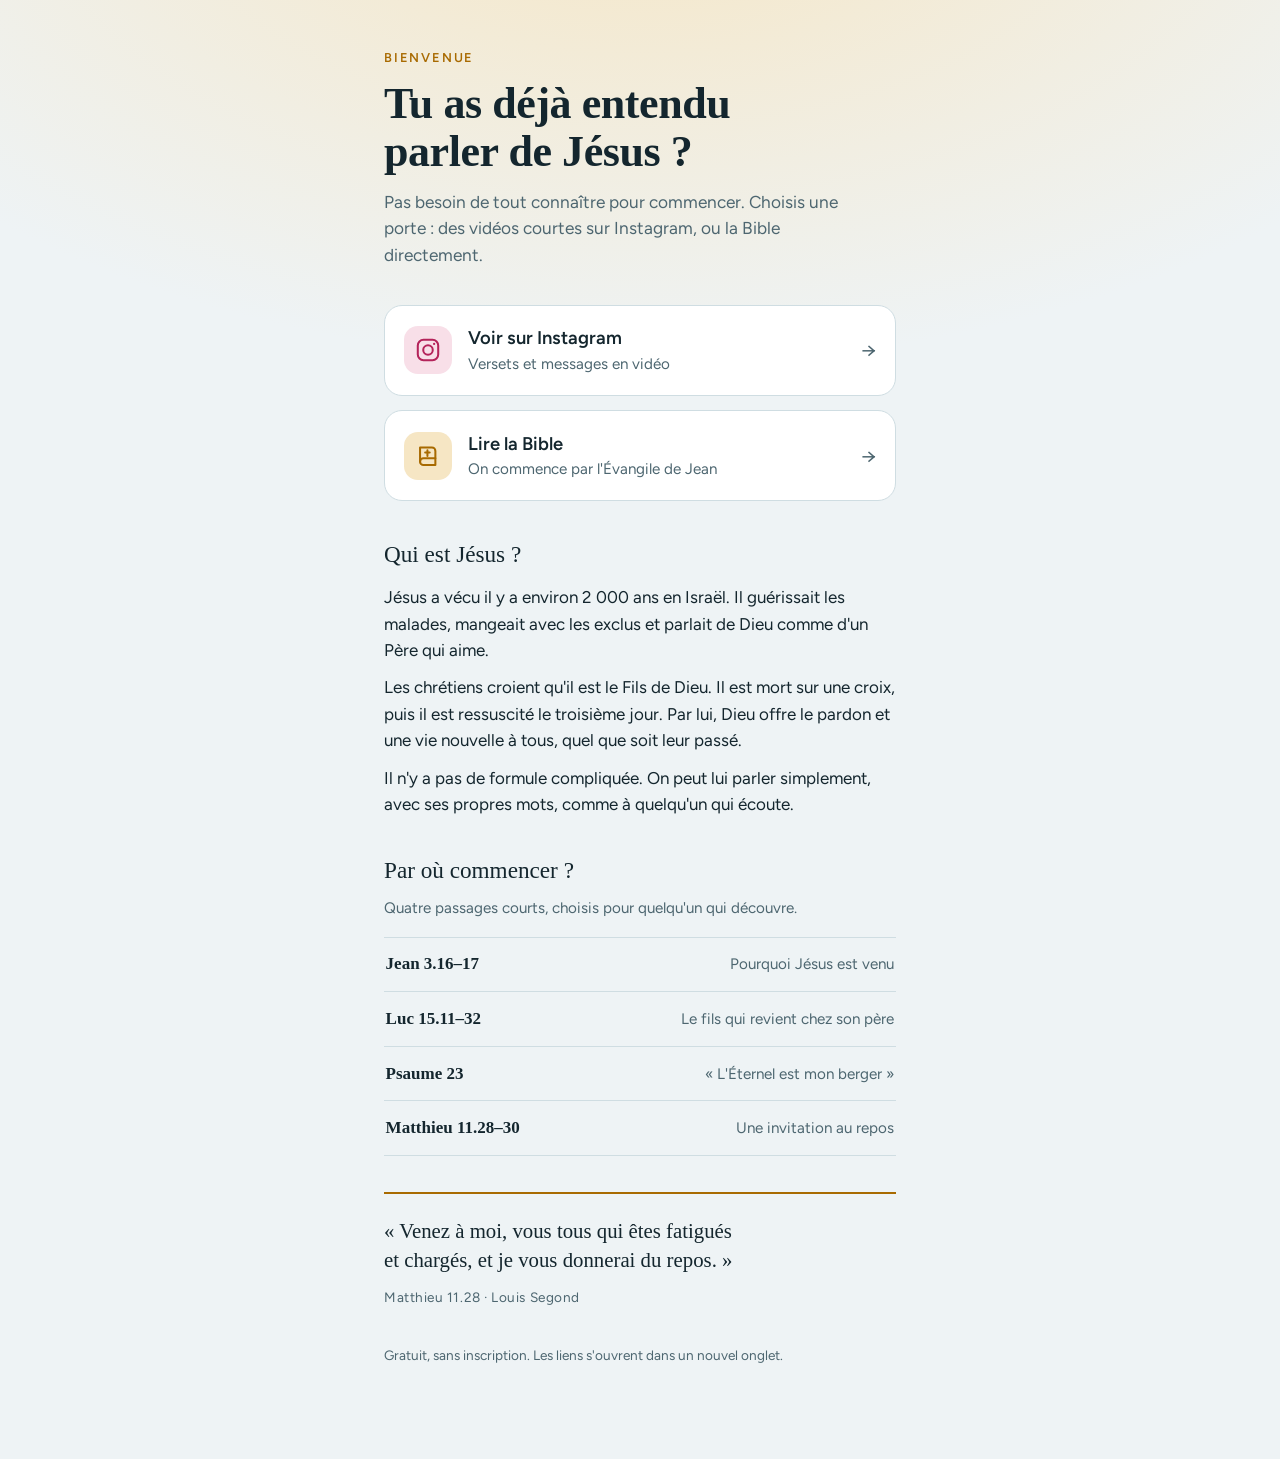
<file: index.html>
<!doctype html>
<html lang="fr"><head><meta charset="utf-8"><title>Découvrir Jésus</title>
<meta http-equiv="refresh" content="0; url=decouvrir-jesus/">
</head><body><a href="decouvrir-jesus/">Découvrir Jésus</a></body></html>
</file>
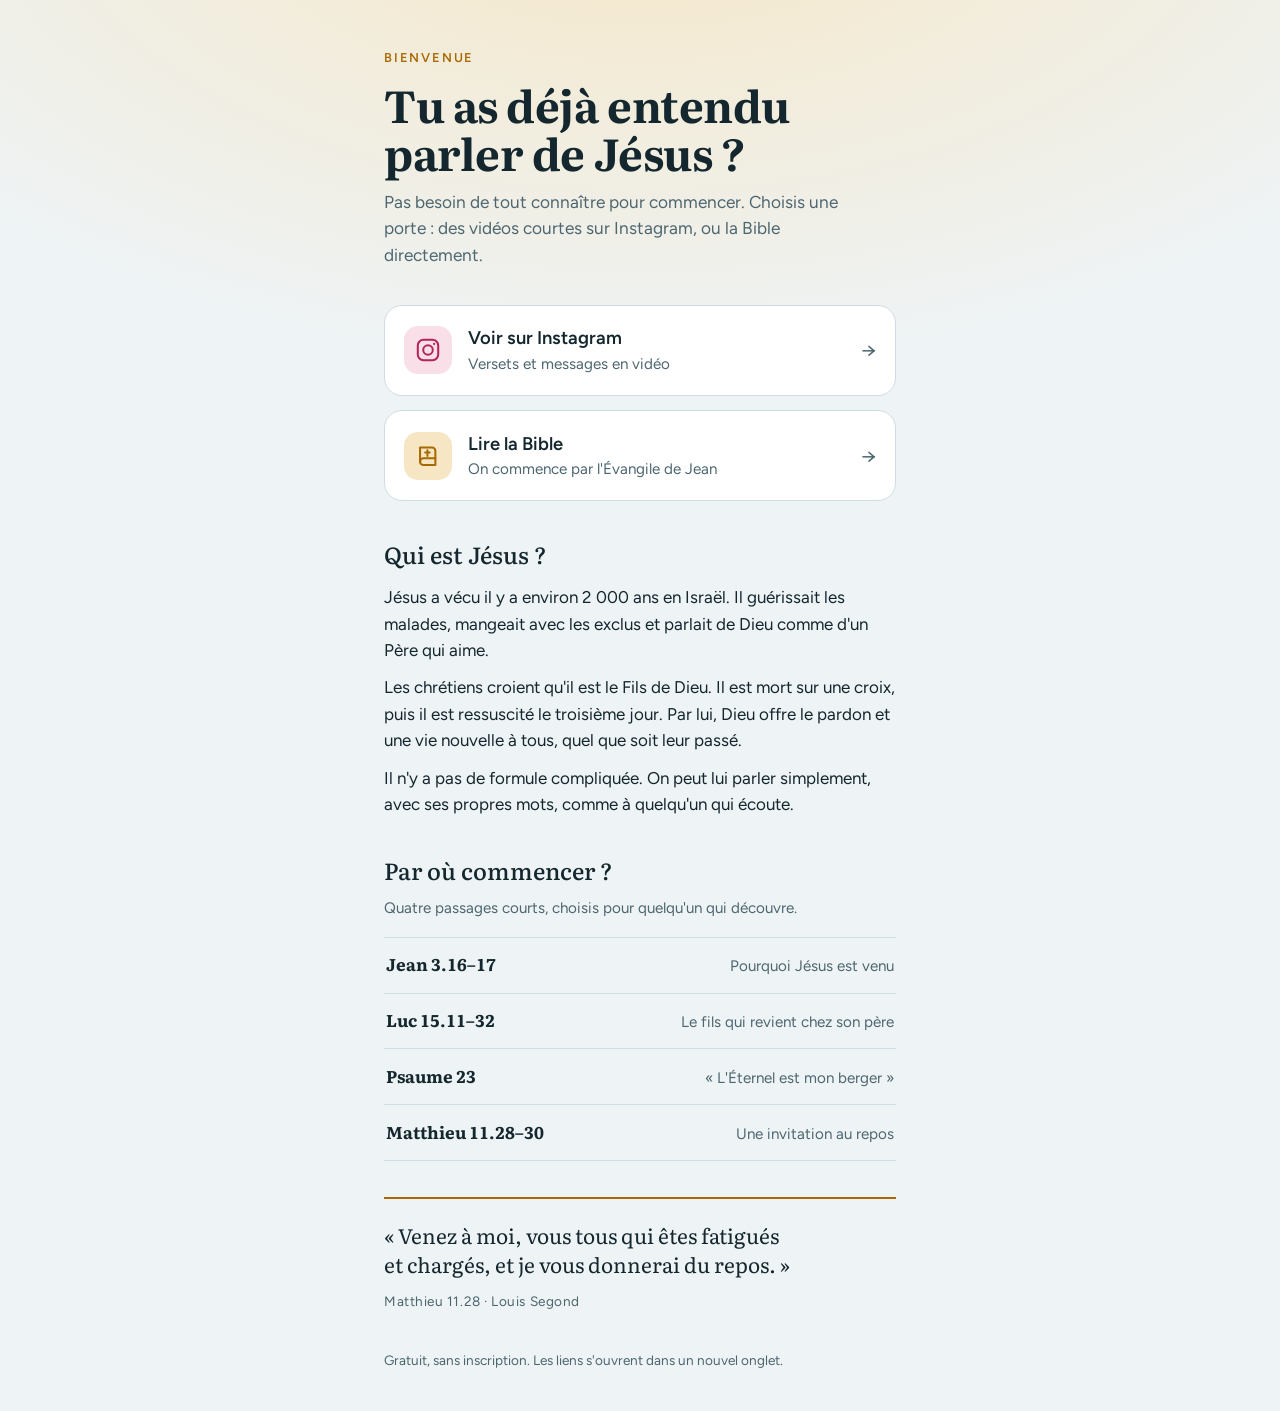
<file: decouvrir-jesus/index.html>
<!doctype html>
<html lang="fr">
<head>
<meta charset="utf-8">
<meta name="viewport" content="width=device-width, initial-scale=1, viewport-fit=cover">
<title>Découvrir Jésus</title>
<meta name="description" content="Découvrir Jésus : des vidéos sur Instagram ou la Bible, en un clic.">
<meta name="theme-color" content="#0e1a1f">
<link rel="manifest" href="manifest.json">
<link rel="icon" href="icon.svg" type="image/svg+xml">
<link rel="apple-touch-icon" href="icon.svg">
<meta name="apple-mobile-web-app-capable" content="yes">
<meta name="apple-mobile-web-app-title" content="Découvrir Jésus">
<style>:root{padding-top:env(safe-area-inset-top,0px);padding-bottom:env(safe-area-inset-bottom,0px)} body{margin:0} img{max-width:100%} [hidden]{display:none!important}</style>
<link rel="preconnect" href="https://fonts.googleapis.com">
<link rel="preconnect" href="https://fonts.gstatic.com" crossorigin>
<link rel="stylesheet" href="https://fonts.googleapis.com/css2?family=Literata:opsz,wght@7..72,500;7..72,700&family=Figtree:wght@400;500;600&display=swap">
<style>
  /* Layout: une colonne étroite, deux grandes « portes » à toucher du pouce, puis des lectures courtes. */
  :root {
    --bg: #eef3f5;          /* ciel du matin */
    --surface: #ffffff;
    --ink: #14262e;
    --muted: #4d6670;
    --line: #cfdde2;
    --gold: #a86a00;        /* lumière de l'aube */
    --gold-soft: #f6e6c4;
    --insta: #b4235a;
    --insta-soft: #f8dfe8;
    --font-display: "Literata", Georgia, "Times New Roman", serif;
    --font-body: "Figtree", system-ui, -apple-system, "Segoe UI", sans-serif;
  }
  @media (prefers-color-scheme: dark) {
    :root:not([data-theme="light"]) {
      --bg: #0e1a1f; --surface: #15262d; --ink: #e9f1f3; --muted: #9db3bb; --line: #27404a;
      --gold: #f0b54a; --gold-soft: #3a2f17; --insta: #ff7aa8; --insta-soft: #3d1f2b;
      color-scheme: dark;
    }
  }
  :root[data-theme="dark"] {
    --bg: #0e1a1f; --surface: #15262d; --ink: #e9f1f3; --muted: #9db3bb; --line: #27404a;
    --gold: #f0b54a; --gold-soft: #3a2f17; --insta: #ff7aa8; --insta-soft: #3d1f2b;
    color-scheme: dark;
  }
  * { box-sizing: border-box; }
  body {
    background: var(--bg); color: var(--ink);
    font-family: var(--font-body); font-size: 17px; line-height: 1.55;
    background-image: radial-gradient(120% 60% at 50% -10%, var(--gold-soft), transparent 60%);
    background-repeat: no-repeat;
    min-height: 100%;
  }
  .wrap {
    max-width: 34rem; margin: 0 auto;
    padding-left: max(16px, env(safe-area-inset-left, 0px));
    padding-right: max(16px, env(safe-area-inset-right, 0px));
    padding-block: 3rem 2.5rem;
    display: flex; flex-direction: column; gap: 2.25rem;
  }
  .hero { display: flex; flex-direction: column; gap: .75rem; }
  .eyebrow {
    margin: 0; font-size: .8rem; font-weight: 600; letter-spacing: .14em; text-transform: uppercase; color: var(--gold);
  }
  h1 {
    margin: 0; font-family: var(--font-display); font-weight: 700;
    font-size: clamp(2rem, 7vw, 2.75rem); line-height: 1.1; letter-spacing: -.01em; text-wrap: balance;
  }
  .lead { margin: 0; color: var(--muted); font-size: 1.08rem; max-width: 30rem; }

  .doors { display: flex; flex-direction: column; gap: .9rem; }
  .door {
    display: flex; align-items: center; gap: 1rem;
    padding: 1.15rem 1.2rem; border-radius: 18px;
    background: var(--surface); color: var(--ink); text-decoration: none;
    border: 1.5px solid var(--line);
    transition: transform .15s ease, border-color .15s ease, box-shadow .15s ease;
  }
  .door svg {
    flex: none; width: 3rem; height: 3rem; padding: .65rem; border-radius: 14px;
    fill: none; stroke: currentColor; stroke-width: 1.8; stroke-linecap: round; stroke-linejoin: round;
  }
  .door svg .dot { fill: currentColor; stroke: none; }
  .door-insta svg { color: var(--insta); background: var(--insta-soft); }
  .door-bible svg { color: var(--gold); background: var(--gold-soft); }
  .door-text { display: flex; flex-direction: column; min-width: 0; flex: 1; }
  .door-title { font-weight: 600; font-size: 1.15rem; }
  .door-sub { color: var(--muted); font-size: .95rem; }
  .arrow { font-size: 1.3rem; color: var(--muted); transition: transform .15s ease; }
  .door:hover, .door:focus-visible { transform: translateY(-2px); box-shadow: 0 10px 24px -14px rgba(20, 38, 46, .45); }
  .door-insta:hover, .door-insta:focus-visible { border-color: var(--insta); }
  .door-bible:hover, .door-bible:focus-visible { border-color: var(--gold); }
  .door:hover .arrow, .door:focus-visible .arrow { transform: translateX(3px); }
  a:focus-visible { outline: 3px solid var(--gold); outline-offset: 3px; }

  .start { display: flex; flex-direction: column; gap: .5rem; }
  h2 { margin: 0; font-family: var(--font-display); font-weight: 500; font-size: 1.45rem; text-wrap: balance; }
  .hint { margin: 0; color: var(--muted); font-size: .95rem; }
  .readings { list-style: none; margin: .5rem 0 0; padding: 0; border-top: 1px solid var(--line); }
  .readings li { border-bottom: 1px solid var(--line); }
  .readings a {
    display: flex; flex-wrap: wrap; justify-content: space-between; align-items: baseline; gap: .25rem 1rem;
    padding: .85rem .1rem; color: var(--ink); text-decoration: none;
  }
  .readings a:hover .ref { color: var(--gold); }
  .ref { font-family: var(--font-display); font-weight: 700; font-variant-numeric: tabular-nums; transition: color .15s ease; }
  .what { color: var(--muted); font-size: .95rem; }

  .who { display: flex; flex-direction: column; gap: .7rem; }
  .who p { margin: 0; max-width: 65ch; }
  .church {
    display: flex; flex-direction: column; gap: .4rem;
    padding: 1.2rem; border-radius: 18px; background: var(--surface); border: 1.5px solid var(--line);
  }
  .church p { margin: 0; }
  .church-name { font-weight: 600; font-size: 1.1rem; }
  .church-info { color: var(--muted); }
  .church-link { color: var(--gold); font-weight: 600; text-decoration: none; align-self: flex-start; }
  .church-link:hover { text-decoration: underline; }
  .verse { margin: 0; padding: 1.4rem 0 0; border-top: 2px solid var(--gold); }
  .verse p { margin: 0 0 .5rem; font-family: var(--font-display); font-size: 1.3rem; line-height: 1.4; text-wrap: balance; }
  .verse cite { font-style: normal; font-size: .85rem; letter-spacing: .04em; color: var(--muted); }

  .foot { color: var(--muted); font-size: .85rem; }

  @media (prefers-reduced-motion: reduce) {
    .door, .arrow, .ref { transition: none; }
    .door:hover, .door:focus-visible { transform: none; }
  }
</style>
</head>
<body>
<main class="wrap">
  <header class="hero">
    <p class="eyebrow">Bienvenue</p>
    <h1>Tu as déjà entendu parler de Jésus&nbsp;?</h1>
    <p class="lead">Pas besoin de tout connaître pour commencer. Choisis une porte&nbsp;: des vidéos courtes sur Instagram, ou la Bible directement.</p>
  </header>

  <nav class="doors" aria-label="Choisir où aller">
    <a class="door door-insta" id="lien-instagram" href="https://www.instagram.com/loubryjoy/" target="_blank" rel="noopener">
      <svg viewBox="0 0 24 24" aria-hidden="true"><rect x="3" y="3" width="18" height="18" rx="5"/><circle cx="12" cy="12" r="4.2"/><circle cx="17.4" cy="6.6" r="1" class="dot"/></svg>
      <span class="door-text">
        <span class="door-title">Voir sur Instagram</span>
        <span class="door-sub">Versets et messages en vidéo</span>
      </span>
      <span class="arrow" aria-hidden="true">→</span>
    </a>
    <a class="door door-bible" id="lien-bible" href="https://www.biblegateway.com/passage/?search=Jean+1&amp;version=LSG" target="_blank" rel="noopener">
      <svg viewBox="0 0 24 24" aria-hidden="true"><path d="M5 4.5h10.5a3 3 0 0 1 3 3V20H8a3 3 0 0 1-3-3z"/><path d="M5 17a3 3 0 0 1 3-3h10.5"/><path d="M11.5 7v5M9.5 9h4"/></svg>
      <span class="door-text">
        <span class="door-title">Lire la Bible</span>
        <span class="door-sub">On commence par l'Évangile de Jean</span>
      </span>
      <span class="arrow" aria-hidden="true">→</span>
    </a>
  </nav>

  <section class="who" aria-labelledby="titre-qui">
    <h2 id="titre-qui">Qui est Jésus&nbsp;?</h2>
    <p>Jésus a vécu il y a environ 2&nbsp;000 ans en Israël. Il guérissait les malades, mangeait avec les exclus et parlait de Dieu comme d'un Père qui aime.</p>
    <p>Les chrétiens croient qu'il est le Fils de Dieu. Il est mort sur une croix, puis il est ressuscité le troisième jour. Par lui, Dieu offre le pardon et une vie nouvelle à tous, quel que soit leur passé.</p>
    <p>Il n'y a pas de formule compliquée. On peut lui parler simplement, avec ses propres mots, comme à quelqu'un qui écoute.</p>
  </section>

  <section class="start" aria-labelledby="titre-debut">
    <h2 id="titre-debut">Par où commencer&nbsp;?</h2>
    <p class="hint">Quatre passages courts, choisis pour quelqu'un qui découvre.</p>
    <ul class="readings">
      <li><a href="https://www.biblegateway.com/passage/?search=Jean+3%3A16-17&amp;version=LSG" target="_blank" rel="noopener"><span class="ref">Jean 3.16–17</span><span class="what">Pourquoi Jésus est venu</span></a></li>
      <li><a href="https://www.biblegateway.com/passage/?search=Luc+15%3A11-32&amp;version=LSG" target="_blank" rel="noopener"><span class="ref">Luc 15.11–32</span><span class="what">Le fils qui revient chez son père</span></a></li>
      <li><a href="https://www.biblegateway.com/passage/?search=Psaume+23&amp;version=LSG" target="_blank" rel="noopener"><span class="ref">Psaume 23</span><span class="what">« L'Éternel est mon berger »</span></a></li>
      <li><a href="https://www.biblegateway.com/passage/?search=Matthieu+11%3A28-30&amp;version=LSG" target="_blank" rel="noopener"><span class="ref">Matthieu 11.28–30</span><span class="what">Une invitation au repos</span></a></li>
    </ul>
  </section>

  <section class="church" id="eglise" aria-labelledby="titre-eglise" hidden>
    <h2 id="titre-eglise">Rencontrer des chrétiens près de chez toi</h2>
    <p class="church-name" id="eglise-nom"></p>
    <p class="church-info" id="eglise-infos"></p>
    <a class="church-link" id="eglise-lien" href="#" target="_blank" rel="noopener" hidden>Voir l'église →</a>
  </section>

  <blockquote class="verse">
    <p>« Venez à moi, vous tous qui êtes fatigués et chargés, et je vous donnerai du repos. »</p>
    <cite>Matthieu 11.28 · Louis Segond</cite>
  </blockquote>

  <footer class="foot">Gratuit, sans inscription. Les liens s'ouvrent dans un nouvel onglet.</footer>
</main>

<script>
  // ===== À PERSONNALISER =====
  // Remplace par l'adresse de ton compte Instagram, par ex. "https://www.instagram.com/tonpseudo/"
  const LIEN_INSTAGRAM = "https://www.instagram.com/loubryjoy/";
  // Lien du bouton « Lire la Bible »
  const LIEN_BIBLE = "https://www.biblegateway.com/passage/?search=Jean+1&version=LSG";
  // Église locale (laisse "nom" vide pour cacher cette partie)
  const EGLISE = {
    nom: "",      // ex. "Église évangélique de ..."
    infos: "",    // ex. "12 rue ..., 75000 Paris · Culte le dimanche à 10h30"
    lien: ""      // ex. site web ou page Google Maps
  };
  // ===========================
  document.getElementById("lien-instagram").href = LIEN_INSTAGRAM;
  document.getElementById("lien-bible").href = LIEN_BIBLE;
  if (EGLISE.nom) {
    document.getElementById("eglise-nom").textContent = EGLISE.nom;
    document.getElementById("eglise-infos").textContent = EGLISE.infos;
    if (EGLISE.lien) {
      const a = document.getElementById("eglise-lien");
      a.href = EGLISE.lien; a.hidden = false;
    }
    document.getElementById("eglise").hidden = false;
  }
</script>
<script>
  if ("serviceWorker" in navigator) {
    navigator.serviceWorker.register("sw.js").catch(() => {});
  }
</script>
</body>
</html>
</file>
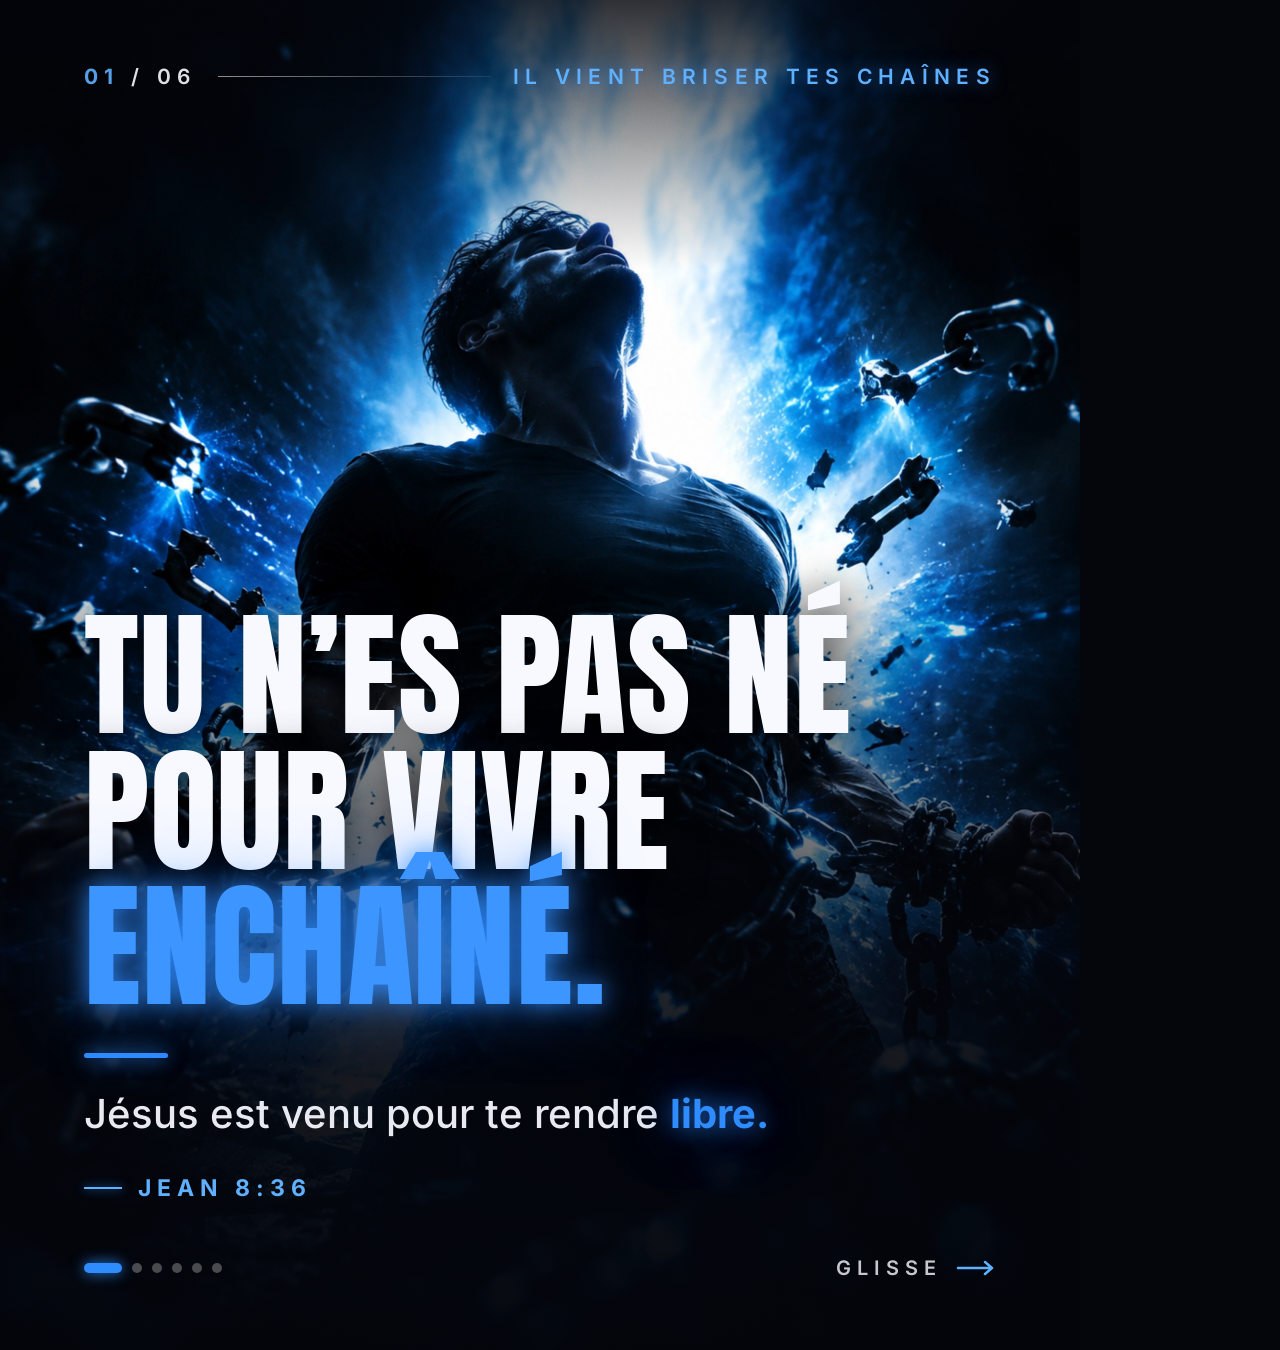
<file: carrousel/slide.html>
<!doctype html>
<html lang="fr">
<head>
<meta charset="utf-8">
<title>Slide</title>
<link rel="stylesheet" href="fonts/fonts.css">
<style>
  :root {
    --noir: #04060c;
    --bleu: #2f8cff;
    --bleu-vif: #5fb0ff;
    --blanc: #f7f9ff;
    --pad: 84px;
  }
  * { margin: 0; padding: 0; box-sizing: border-box; }
  html, body { width: 1080px; height: 1350px; background: var(--noir); overflow: hidden; }
  body { font-family: "Inter", sans-serif; color: var(--blanc); -webkit-font-smoothing: antialiased; }

  .slide { position: relative; width: 1080px; height: 1350px; overflow: hidden; background: var(--noir); }

  /* --- Image de fond + étalonnage cinéma --- */
  .bg { position: absolute; inset: 0; background-size: cover; background-position: center; }
  .grade { position: absolute; inset: 0; }
  .grade.vignette { background: radial-gradient(ellipse 85% 70% at 50% 42%, transparent 45%, rgba(2,4,10,.75) 100%); }
  .grade.top { background: linear-gradient(180deg, rgba(2,4,10,.78) 0%, rgba(2,4,10,0) 20%); }
  .grade.bottom { background: linear-gradient(0deg, rgba(2,4,10,.97) 0%, rgba(2,4,10,.88) 26%, rgba(2,4,10,.4) 44%, rgba(2,4,10,0) 58%); }
  .slide.final .grade.bottom { background: linear-gradient(0deg, rgba(2,4,10,.98) 0%, rgba(2,4,10,.92) 40%, rgba(2,4,10,.4) 60%, rgba(2,4,10,0) 72%); }
  .grade.teinte { background: radial-gradient(ellipse 70% 40% at 50% 100%, rgba(47,140,255,.16), transparent 70%); mix-blend-mode: screen; }
  .grain { position: absolute; inset: 0; opacity: .09; mix-blend-mode: overlay; }

  /* --- En-tête --- */
  .header { position: absolute; top: 64px; left: var(--pad); right: var(--pad); display: flex; align-items: center; gap: 22px;
            font-weight: 600; font-size: 21px; letter-spacing: .3em; text-transform: uppercase; }
  .header .num { color: var(--blanc); opacity: .9; white-space: nowrap; }
  .header .num b { color: var(--bleu-vif); font-weight: 700; }
  .header .ligne { flex: 1; height: 1px; background: linear-gradient(90deg, rgba(255,255,255,.55), rgba(255,255,255,.08)); }
  .header .theme { color: var(--bleu-vif); white-space: nowrap; text-shadow: 0 0 18px rgba(47,140,255,.6); }

  /* --- Bloc texte --- */
  .texte { position: absolute; left: var(--pad); right: var(--pad); bottom: 148px; }
  .titre { font-family: "Anton", sans-serif; font-weight: 400; text-transform: uppercase; line-height: .98; letter-spacing: .005em;
           color: var(--blanc); text-shadow: 0 4px 40px rgba(0,0,0,.7); }
  .titre .l { display: block; white-space: nowrap; }
  .hl { color: var(--bleu); text-shadow: 0 0 24px rgba(47,140,255,.85), 0 0 70px rgba(47,140,255,.5); }
  .titre .hl { color: #3d95ff; }

  .accent { width: 84px; height: 5px; background: var(--bleu); border-radius: 3px; margin: 40px 0 30px;
            box-shadow: 0 0 18px rgba(47,140,255,.9), 0 0 40px rgba(47,140,255,.5); }
  .sous { font-size: 40px; font-weight: 500; line-height: 1.3; color: rgba(247,249,255,.94); }
  .sous .hl { font-weight: 700; }
  .citation { font-family: "Cormorant Garamond", serif; font-style: italic; font-weight: 500; font-size: 37px; line-height: 1.25;
              color: rgba(247,249,255,.88); margin-top: 26px; max-width: 880px; }
  .ref { display: inline-flex; align-items: center; gap: 16px; margin-top: 34px; font-size: 23px; font-weight: 700;
         letter-spacing: .26em; text-transform: uppercase; color: var(--bleu-vif); }
  .ref::before { content: ""; width: 38px; height: 2px; background: var(--bleu-vif); box-shadow: 0 0 10px rgba(47,140,255,.9); }

  /* --- Pied --- */
  .footer { position: absolute; left: var(--pad); right: var(--pad); bottom: 70px; display: flex; align-items: center; justify-content: space-between; }
  .dots { display: flex; gap: 10px; }
  .dots i { width: 10px; height: 10px; border-radius: 5px; background: rgba(255,255,255,.28); }
  .dots i.on { width: 38px; background: var(--bleu); box-shadow: 0 0 14px rgba(47,140,255,.9); }
  .swipe { font-size: 20px; font-weight: 600; letter-spacing: .3em; text-transform: uppercase; color: rgba(247,249,255,.8);
           display: flex; align-items: center; gap: 14px; }
  .swipe svg { width: 40px; height: 16px; }
</style>
</head>
<body>
<div class="slide" id="slide">
  <div class="bg" id="bg"></div>
  <div class="grade teinte"></div>
  <div class="grade vignette"></div>
  <div class="grade top"></div>
  <div class="grade bottom"></div>
  <svg class="grain" width="1080" height="1350"><filter id="n"><feTurbulence type="fractalNoise" baseFrequency=".85" numOctaves="3" stitchTiles="stitch"/><feColorMatrix type="saturate" values="0"/></filter><rect width="100%" height="100%" filter="url(#n)"/></svg>

  <div class="header">
    <span class="num" id="num"></span>
    <span class="ligne"></span>
    <span class="theme" id="theme"></span>
  </div>

  <div class="texte" id="texte"></div>

  <div class="footer">
    <div class="dots" id="dots"></div>
    <div class="swipe" id="swipe"></div>
  </div>
</div>

<script src="slides.js"></script>
<script>
  const n = Math.max(1, Math.min(6, parseInt(new URLSearchParams(location.search).get("n") || "1", 10)));
  const s = SLIDES[n - 1];
  const fmt = (t) => t.replace(/\[([^\]]+)\]/g, '<span class="hl">$1</span>');
  const lignes = (t) => t.split("|").map((l) => `<span class="l">${fmt(l)}</span>`).join("");

  document.getElementById("slide").classList.toggle("final", !!s.final);
  document.getElementById("bg").style.backgroundImage = `url("${s.image}")`;
  if (s.position) document.getElementById("bg").style.backgroundPosition = s.position;
  document.getElementById("num").innerHTML = `<b>0${n}</b> / 06`;
  document.getElementById("theme").textContent = s.theme;

  let html = `<h1 class="titre" id="titre">${lignes(s.titre)}</h1><div class="accent"></div>`;
  if (s.sous) html += `<p class="sous">${s.sous.split("|").map(fmt).join("<br>")}</p>`;
  if (s.citation) html += `<p class="citation">${s.citation}</p>`;
  html += `<div class="ref">${s.ref}</div>`;
  document.getElementById("texte").innerHTML = html;

  document.getElementById("dots").innerHTML = SLIDES.map((_, i) => `<i class="${i === n - 1 ? "on" : ""}"></i>`).join("");
  document.getElementById("swipe").innerHTML = s.final
    ? "Partage à quelqu’un"
    : `Glisse <svg viewBox="0 0 40 16" fill="none" stroke="#5fb0ff" stroke-width="2.5" stroke-linecap="round" stroke-linejoin="round"><path d="M2 8h34M29 2l7 6-7 6"/></svg>`;

  // Ajuste la taille du titre : le plus grand possible sans déborder en largeur ni en hauteur.
  document.fonts.ready.then(() => {
    const titre = document.getElementById("titre");
    const maxW = 1080 - 2 * 84;
    const maxH = s.final ? 300 : 410;
    let size = s.final ? 96 : 150;
    const fits = () => [...titre.children].every((l) => l.scrollWidth <= maxW) && titre.offsetHeight <= maxH;
    titre.style.fontSize = size + "px";
    while (!fits() && size > 40) { size -= 2; titre.style.fontSize = size + "px"; }
    document.body.dataset.ready = "1";
  });
</script>
</body>
</html>
</file>
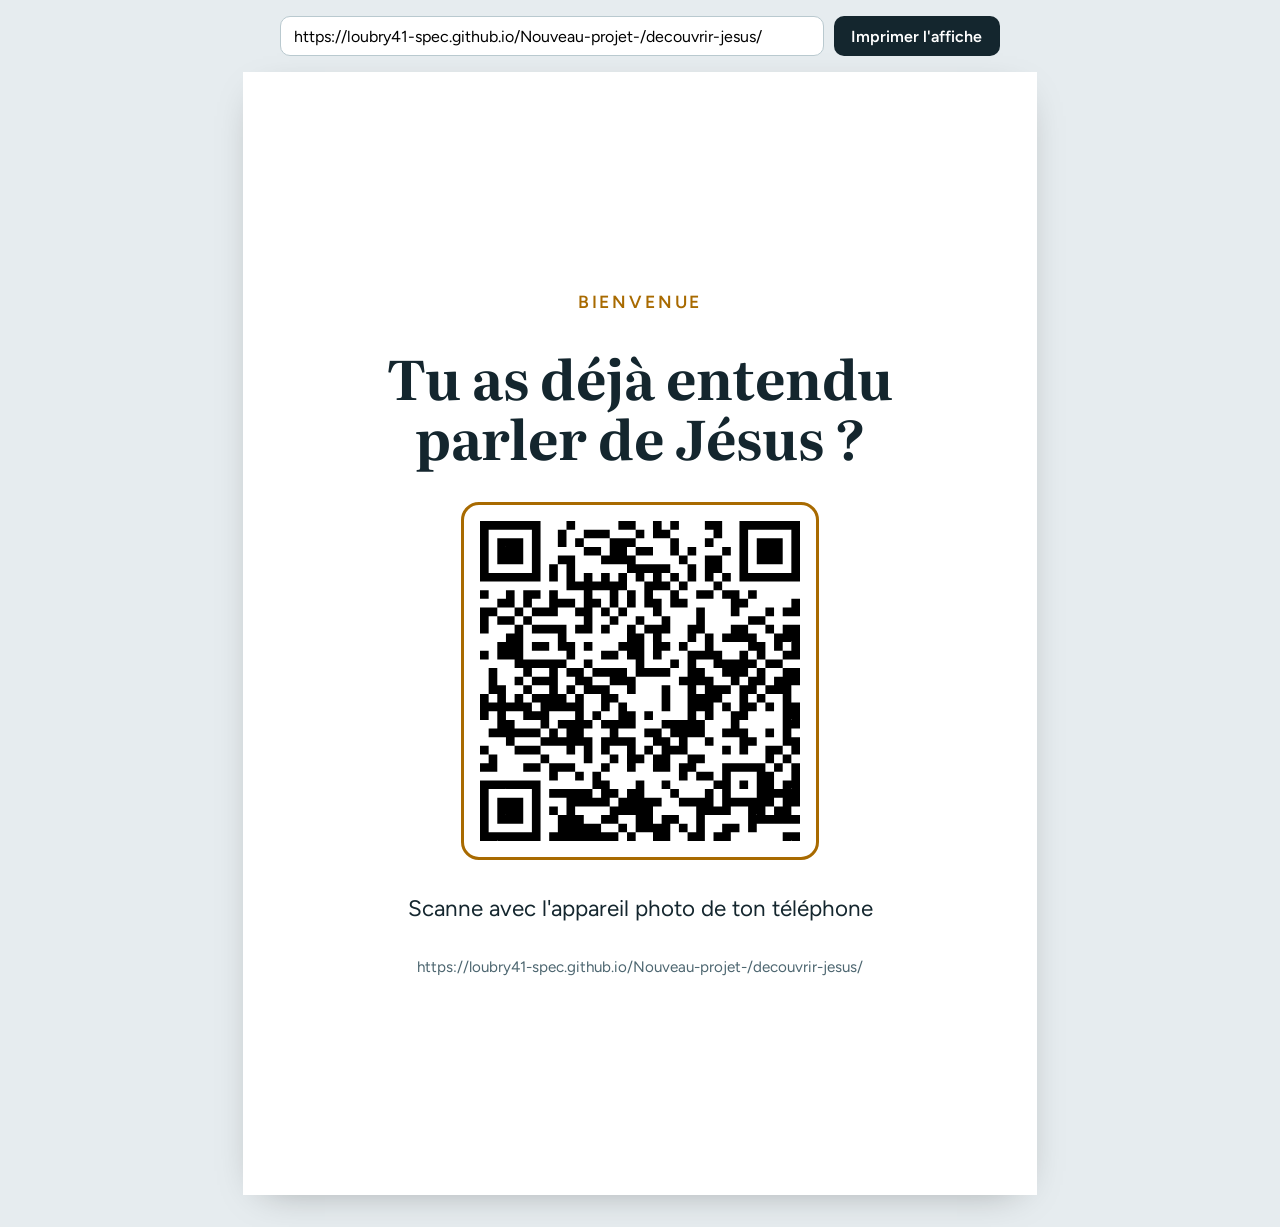
<file: decouvrir-jesus/affiche.html>
<!doctype html>
<html lang="fr">
<head>
<meta charset="utf-8">
<meta name="viewport" content="width=device-width, initial-scale=1">
<title>Affiche QR · Découvrir Jésus</title>
<link rel="stylesheet" href="https://fonts.googleapis.com/css2?family=Literata:opsz,wght@7..72,700&family=Figtree:wght@400;600&display=swap">
<script src="qrcode.js"></script>
<style>
  :root { --ink: #14262e; --muted: #4d6670; --gold: #a86a00; --bg: #ffffff; }
  * { box-sizing: border-box; }
  body { margin: 0; background: #e6ecef; color: var(--ink); font-family: "Figtree", system-ui, sans-serif; }
  .tools { display: flex; flex-wrap: wrap; gap: .6rem; justify-content: center; padding: 1rem 16px; }
  .tools input { flex: 1 1 22rem; max-width: 34rem; padding: .6rem .8rem; font: inherit; border: 1px solid #b9c9cf; border-radius: 10px; }
  .tools button { padding: .6rem 1.1rem; font: inherit; font-weight: 600; border: 0; border-radius: 10px; background: var(--ink); color: #fff; cursor: pointer; }
  .page {
    width: min(210mm, 100% - 32px); aspect-ratio: 210 / 297; margin: 0 auto 2rem; background: var(--bg);
    display: flex; flex-direction: column; align-items: center; justify-content: center; gap: 2.2rem;
    padding: 10% 8%; text-align: center; box-shadow: 0 10px 40px -20px rgba(0,0,0,.4);
  }
  .eyebrow { margin: 0; font-weight: 600; letter-spacing: .16em; text-transform: uppercase; color: var(--gold); font-size: clamp(.8rem, 2.2vw, 1.1rem); }
  h1 { margin: 0; font-family: "Literata", Georgia, serif; font-size: clamp(1.8rem, 6vw, 3.4rem); line-height: 1.1; text-wrap: balance; }
  #qr { padding: 1rem; border: 3px solid var(--gold); border-radius: 18px; background: #fff; }
  #qr svg { display: block; width: clamp(160px, 45vw, 320px); height: auto; }
  .scan { margin: 0; font-size: clamp(1rem, 2.8vw, 1.4rem); }
  .url { margin: 0; color: var(--muted); font-size: clamp(.75rem, 2vw, .95rem); word-break: break-all; }
  @media print {
    @page { size: A4; margin: 0; }
    body { background: #fff; }
    .tools { display: none; }
    .page { width: 210mm; height: 297mm; margin: 0; box-shadow: none; }
  }
</style>
</head>
<body>
  <div class="tools">
    <input id="adresse" type="url" aria-label="Adresse de l'application">
    <button id="imprimer" type="button">Imprimer l'affiche</button>
  </div>
  <div class="page">
    <p class="eyebrow">Bienvenue</p>
    <h1>Tu as déjà entendu parler de Jésus&nbsp;?</h1>
    <div id="qr"></div>
    <p class="scan">Scanne avec l'appareil photo de ton téléphone</p>
    <p class="url" id="url-texte"></p>
  </div>
<script>
  const champ = document.getElementById("adresse");
  // Adresse publique de l'application (GitHub Pages). Change-la si tu héberges l'app ailleurs.
  const ADRESSE_PUBLIQUE = "https://loubry41-spec.github.io/Nouveau-projet-/decouvrir-jesus/";
  champ.value = location.hostname.endsWith("github.io") ? new URL("./", location.href).href : ADRESSE_PUBLIQUE;
  const zone = document.getElementById("qr");
  function dessiner() {
    const qr = qrcode(0, "M");
    qr.addData(champ.value);
    qr.make();
    zone.innerHTML = qr.createSvgTag({ cellSize: 8, margin: 0, scalable: true });
    document.getElementById("url-texte").textContent = champ.value;
  }
  champ.addEventListener("input", dessiner);
  document.getElementById("imprimer").addEventListener("click", () => window.print());
  dessiner();
</script>
</body>
</html>
</file>
<file: carrousel/fonts/fonts.css>
@font-face {
  font-family: 'Anton';
  font-style: normal;
  font-weight: 400;
  font-display: swap;
  src: url(Anton-400.woff2) format('woff2');
  unicode-range: U+0000-00FF, U+0131, U+0152-0153, U+02BB-02BC, U+02C6, U+02DA, U+02DC, U+0304, U+0308, U+0329, U+2000-206F, U+20AC, U+2122, U+2191, U+2193, U+2212, U+2215, U+FEFF, U+FFFD;
}
@font-face {
  font-family: 'Inter';
  font-style: normal;
  font-weight: 400;
  font-display: swap;
  src: url(Inter-400.woff2) format('woff2');
  unicode-range: U+0000-00FF, U+0131, U+0152-0153, U+02BB-02BC, U+02C6, U+02DA, U+02DC, U+0304, U+0308, U+0329, U+2000-206F, U+20AC, U+2122, U+2191, U+2193, U+2212, U+2215, U+FEFF, U+FFFD;
}
@font-face {
  font-family: 'Inter';
  font-style: normal;
  font-weight: 500;
  font-display: swap;
  src: url(Inter-500.woff2) format('woff2');
  unicode-range: U+0000-00FF, U+0131, U+0152-0153, U+02BB-02BC, U+02C6, U+02DA, U+02DC, U+0304, U+0308, U+0329, U+2000-206F, U+20AC, U+2122, U+2191, U+2193, U+2212, U+2215, U+FEFF, U+FFFD;
}
@font-face {
  font-family: 'Inter';
  font-style: normal;
  font-weight: 600;
  font-display: swap;
  src: url(Inter-600.woff2) format('woff2');
  unicode-range: U+0000-00FF, U+0131, U+0152-0153, U+02BB-02BC, U+02C6, U+02DA, U+02DC, U+0304, U+0308, U+0329, U+2000-206F, U+20AC, U+2122, U+2191, U+2193, U+2212, U+2215, U+FEFF, U+FFFD;
}
@font-face {
  font-family: 'Inter';
  font-style: normal;
  font-weight: 700;
  font-display: swap;
  src: url(Inter-700.woff2) format('woff2');
  unicode-range: U+0000-00FF, U+0131, U+0152-0153, U+02BB-02BC, U+02C6, U+02DA, U+02DC, U+0304, U+0308, U+0329, U+2000-206F, U+20AC, U+2122, U+2191, U+2193, U+2212, U+2215, U+FEFF, U+FFFD;
}
@font-face {
  font-family: 'Cormorant Garamond';
  font-style: italic;
  font-weight: 500;
  font-display: swap;
  src: url(CormorantGaramond-500i.woff2) format('woff2');
  unicode-range: U+0000-00FF, U+0131, U+0152-0153, U+02BB-02BC, U+02C6, U+02DA, U+02DC, U+0304, U+0308, U+0329, U+2000-206F, U+20AC, U+2122, U+2191, U+2193, U+2212, U+2215, U+FEFF, U+FFFD;
}
@font-face {
  font-family: 'Cormorant Garamond';
  font-style: italic;
  font-weight: 600;
  font-display: swap;
  src: url(CormorantGaramond-600i.woff2) format('woff2');
  unicode-range: U+0000-00FF, U+0131, U+0152-0153, U+02BB-02BC, U+02C6, U+02DA, U+02DC, U+0304, U+0308, U+0329, U+2000-206F, U+20AC, U+2122, U+2191, U+2193, U+2212, U+2215, U+FEFF, U+FFFD;
}
</file>
